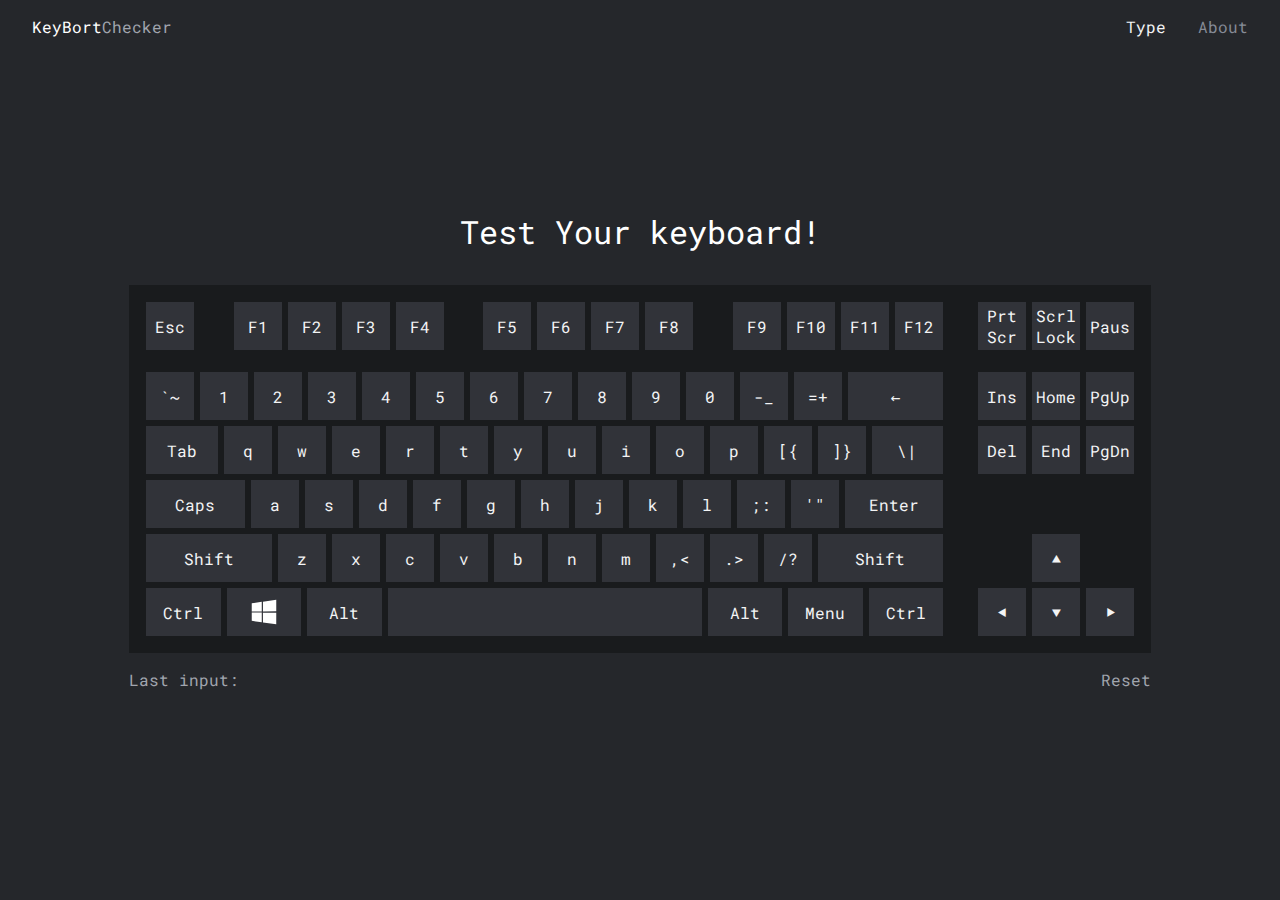
<file: index.html>
<!DOCTYPE html>
<html lang="en">
<head>
    <meta charset="UTF-8">
    <meta name="viewport" content="width=device-width, initial-scale=1.0">
    <link rel="stylesheet" href="main.css">
    <title>Keybort Checker</title>
</head>
<body>
    <header>
        <div class="logo"><a href="index.html">KeyBort<span>Checker</span></a></div>
        <nav>
            <ul>
                <li><a href="index.html">Type</a></li>
                <li><a href="about.html">About</a></li>
            </ul>
        </nav>
    </header>
    <div class="container">
        <div class="main">
            <h1 class="title">Test Your keyboard!</h1>
            <div class="keyboard">
                <div class="keyboard-main">
                    <div class="f-row">
                        <div class="kb-btn" key="27">Esc</div>
                        <div class="group">
                            <div class="kb-btn" key="112">F1</div>
                            <div class="kb-btn" key="113">F2</div>
                            <div class="kb-btn" key="114">F3</div>
                            <div class="kb-btn" key="115">F4</div>
                        </div>
                        <div class="group">
                            <div class="kb-btn" key="116">F5</div>
                            <div class="kb-btn" key="117">F6</div>
                            <div class="kb-btn" key="118">F7</div>
                            <div class="kb-btn" key="119">F8</div>
                        </div>
                        <div class="group">
                            <div class="kb-btn" key="120">F9</div>
                            <div class="kb-btn" key="121">F10</div>
                            <div class="kb-btn" key="122">F11</div>
                            <div class="kb-btn" key="123">F12</div>
                        </div>
                    </div>
                    <div class="row">
                        <div class="kb-btn" key="192">`~</div>
                        <div class="kb-btn" key="49">1</div>
                        <div class="kb-btn" key="50">2</div>
                        <div class="kb-btn" key="51">3</div>
                        <div class="kb-btn" key="52">4</div>
                        <div class="kb-btn" key="53">5</div>
                        <div class="kb-btn" key="54">6</div>
                        <div class="kb-btn" key="55">7</div>
                        <div class="kb-btn" key="56">8</div>
                        <div class="kb-btn" key="57">9</div>
                        <div class="kb-btn" key="48">0</div>
                        <div class="kb-btn" key="189">-_</div>
                        <div class="kb-btn" key="187">=+</div>
                        <div class="kb-btn kb-wide" key="8">&#8592;</div>
                    </div>
                    <div class="row">
                        <div class="kb-btn kb-wide" key="9">Tab</div>
                        <div class="kb-btn" key="81">q</div>
                        <div class="kb-btn" key="87">w</div>
                        <div class="kb-btn" key="69">e</div>
                        <div class="kb-btn" key="82">r</div>
                        <div class="kb-btn" key="84">t</div>
                        <div class="kb-btn" key="89">y</div>
                        <div class="kb-btn" key="85">u</div>
                        <div class="kb-btn" key="73">i</div>
                        <div class="kb-btn" key="79">o</div>
                        <div class="kb-btn" key="80">p</div>
                        <div class="kb-btn" key="219">[&#123;</div>
                        <div class="kb-btn" key="221">]&#125;</div>
                        <div class="kb-btn kb-wide" key="220">\|</div>
                    </div>
                    <div class="row">
                        <div class="kb-btn kb-wide" key="20">Caps</div>
                        <div class="kb-btn" key="65">a</div>
                        <div class="kb-btn" key="83">s</div>
                        <div class="kb-btn" key="68">d</div>
                        <div class="kb-btn" key="70">f</div>
                        <div class="kb-btn" key="71">g</div>
                        <div class="kb-btn" key="72">h</div>
                        <div class="kb-btn" key="74">j</div>
                        <div class="kb-btn" key="75">k</div>
                        <div class="kb-btn" key="76">l</div>
                        <div class="kb-btn" key="186">;:</div>
                        <div class="kb-btn" key="222">'"</div>
                        <div class="kb-btn kb-wide" key="13">Enter</div>
                    </div>
                    <div class="row">
                        <div class="kb-btn kb-wide" key="16">Shift</div>
                        <div class="kb-btn" key="90">z</div>
                        <div class="kb-btn" key="88">x</div>
                        <div class="kb-btn" key="67">c</div>
                        <div class="kb-btn" key="86">v</div>
                        <div class="kb-btn" key="66">b</div>
                        <div class="kb-btn" key="78">n</div>
                        <div class="kb-btn" key="77">m</div>
                        <div class="kb-btn" key="188">,&lt;</div>
                        <div class="kb-btn" key="190">.&gt;</div>
                        <div class="kb-btn" key="191">/?</div>
                        <div class="kb-btn kb-wide" key="16">Shift</div>
                    </div>
                    <div class="row">
                        <div class="kb-btn kb-wide" key="17">Ctrl</div>
                        <div class="kb-btn kb-wide" key="91"><div class="img-windows"></div></div>
                        <div class="kb-btn kb-wide" key="18">Alt</div>
                        <div class="kb-btn kb-space" key="32"></div>
                        <div class="kb-btn kb-wide" key="18">Alt</div>
                        <div class="kb-btn kb-wide" key="93">Menu</div>
                        <div class="kb-btn kb-wide" key="17">Ctrl</div>
                    </div>
                </div>
                <div class="keyboard-side">
                    <div class="f-row">
                        <div class="kb-btn" key="44">Prt<br>Scr</div>
                        <div class="kb-btn" key="145">Scrl<br>Lock</div>
                        <div class="kb-btn" key="19">Paus</div>
                    </div>
                    <div class="row">
                        <div class="kb-btn" key="45">Ins</div>
                        <div class="kb-btn" key="36">Home</div>
                        <div class="kb-btn" key="33">PgUp</div>
                    </div>
                    <div class="row">
                        <div class="kb-btn" key="46">Del</div>
                        <div class="kb-btn" key="35">End</div>
                        <div class="kb-btn" key="34">PgDn</div>
                    </div>
                    <div class="row">
                        <div class="kb-gap"></div>
                        <div class="kb-gap"></div>
                        <div class="kb-gap"></div>
                    </div>
                    <div class="row">
                        <div class="kb-gap"></div>
                        <div class="kb-btn" key="38">&#11205;</div>
                        <div class="kb-gap"></div>
                    </div>
                    <div class="row">
                        <div class="kb-btn" key="37">&#11207;</div>
                        <div class="kb-btn" key="40">&#11206;</div>
                        <div class="kb-btn" key="39">&#11208;</div>
                    </div>
                </div>
            </div>
            <div class="panel">
                <p class="lastInput">Last input: <span id="lastBtn"></span></p>
                <span class="kb-reset">Reset</span>
            </div>
        </div>
        <div class="rotateDevice">
            <img src="img/rotate_arrow.svg" alt="Rotate your device" class="rotateDeviceImg">
            <p class="rotateDeviceText">Please switch your device to landscape mode</p>
        </div>
    </div>
    
    <script src="main.js"></script>
    <script src="keybaord.js"></script>
</body>
</html>
</file>
<file: main.css>
@import url("https://fonts.googleapis.com/css2?family=Roboto+Mono&display=swap");
* {
  padding: 0;
  margin: 0;
  -webkit-box-sizing: border-box;
          box-sizing: border-box;
}

body {
  background: #25272b;
  color: #fff;
  font-family: 'Roboto Mono', monospace;
}

header {
  position: absolute;
  top: 0;
  left: 0;
  width: 100%;
  padding: 1em;
  display: -webkit-box;
  display: -ms-flexbox;
  display: flex;
  -webkit-box-pack: justify;
      -ms-flex-pack: justify;
          justify-content: space-between;
  -webkit-box-align: center;
      -ms-flex-align: center;
          align-items: center;
  -webkit-user-select: none;
     -moz-user-select: none;
      -ms-user-select: none;
          user-select: none;
  margin-bottom: 2em;
}

header .logo a {
  color: #fff;
  text-decoration: none;
  padding: 1em;
}

header .logo a span {
  color: #a1a5ae;
}

header nav ul {
  display: -webkit-box;
  display: -ms-flexbox;
  display: flex;
  list-style-type: none;
}

header nav ul li a {
  padding: 1em;
  color: #868b96;
  text-decoration: none;
  -webkit-transition: color .1s;
  transition: color .1s;
}

header nav ul li a:hover {
  color: #f3f4f5;
}

header nav ul li .nav-active {
  color: #f3f4f5;
}

.container {
  display: -webkit-box;
  display: -ms-flexbox;
  display: flex;
  -webkit-box-pack: center;
      -ms-flex-pack: center;
          justify-content: center;
  -webkit-box-align: center;
      -ms-flex-align: center;
          align-items: center;
  -webkit-box-orient: vertical;
  -webkit-box-direction: normal;
      -ms-flex-direction: column;
          flex-direction: column;
  height: 100vh;
  font-size: 1em;
}

.title {
  text-align: center;
  font-weight: 400;
  -webkit-user-select: none;
     -moz-user-select: none;
      -ms-user-select: none;
          user-select: none;
}

.main {
  display: -webkit-box;
  display: -ms-flexbox;
  display: flex;
  -webkit-box-pack: center;
      -ms-flex-pack: center;
          justify-content: center;
  position: relative;
  -webkit-box-orient: vertical;
  -webkit-box-direction: normal;
      -ms-flex-direction: column;
          flex-direction: column;
}

.kb-btn {
  display: -webkit-box;
  display: -ms-flexbox;
  display: flex;
  -webkit-box-pack: center;
      -ms-flex-pack: center;
          justify-content: center;
  -webkit-box-align: center;
      -ms-flex-align: center;
          align-items: center;
  background: #313339;
  color: #f3f4f5;
  -webkit-transition: background-color .2s;
  transition: background-color .2s;
  -webkit-transition: color .2s;
  transition: color .2s;
  -ms-flex-preferred-size: 3em;
      flex-basis: 3em;
  height: 3em;
  margin: 0.1875em;
  -webkit-user-select: none;
     -moz-user-select: none;
      -ms-user-select: none;
          user-select: none;
}

.active-btn {
  background: #f3f4f5;
  color: #0d0e10;
}

.kb-gap {
  width: 3em;
  height: 3em;
  margin: 3px;
}

.keyboard {
  display: -webkit-box;
  display: -ms-flexbox;
  display: flex;
  -webkit-box-pack: center;
      -ms-flex-pack: center;
          justify-content: center;
  background: #191b1d;
  margin: 2em 0 1em;
  -webkit-transition: .2;
  transition: .2;
}

.keyboard-main {
  padding: .9em;
  display: -webkit-box;
  display: -ms-flexbox;
  display: flex;
  -webkit-box-orient: vertical;
  -webkit-box-direction: normal;
      -ms-flex-direction: column;
          flex-direction: column;
  width: 52em;
}

.keyboard-main .row {
  display: -webkit-box;
  display: -ms-flexbox;
  display: flex;
  -webkit-box-pack: center;
      -ms-flex-pack: center;
          justify-content: center;
}

.keyboard-main .row .kb-wide {
  -webkit-box-flex: 1;
      -ms-flex-positive: 1;
          flex-grow: 1;
}

.keyboard-main .row .kb-space {
  -webkit-box-flex: 10;
      -ms-flex-positive: 10;
          flex-grow: 10;
}

.keyboard-main .f-row {
  display: -webkit-box;
  display: -ms-flexbox;
  display: flex;
  -webkit-box-pack: justify;
      -ms-flex-pack: justify;
          justify-content: space-between;
  margin-bottom: 1em;
}

.keyboard-main .f-row .group {
  display: -webkit-box;
  display: -ms-flexbox;
  display: flex;
  width: 14em;
  -webkit-box-pack: end;
      -ms-flex-pack: end;
          justify-content: flex-end;
}

.keyboard-side {
  padding: .9em;
  display: -webkit-box;
  display: -ms-flexbox;
  display: flex;
  -webkit-box-orient: vertical;
  -webkit-box-direction: normal;
      -ms-flex-direction: column;
          flex-direction: column;
}

.keyboard-side .row {
  display: -webkit-box;
  display: -ms-flexbox;
  display: flex;
  -webkit-box-pack: end;
      -ms-flex-pack: end;
          justify-content: flex-end;
}

.keyboard-side .f-row {
  display: -webkit-box;
  display: -ms-flexbox;
  display: flex;
  margin-bottom: 1em;
  -webkit-box-pack: end;
      -ms-flex-pack: end;
          justify-content: flex-end;
}

.pressed {
  -webkit-transition: background-color .2s;
  transition: background-color .2s;
  background: #daaa0e;
}

.checked {
  -webkit-transition: .2s;
  transition: .2s;
  background: #fff;
  color: #25272b;
}

.checked .img-windows {
  -webkit-filter: none;
          filter: none;
}

.panel {
  display: -webkit-box;
  display: -ms-flexbox;
  display: flex;
  -webkit-box-pack: justify;
      -ms-flex-pack: justify;
          justify-content: space-between;
}

.lastInput {
  color: #a1a5ae;
}

#lastBtn {
  color: #f1c22a;
}

.kb-reset {
  color: #a1a5ae;
  cursor: pointer;
  -webkit-transition: .2s;
  transition: .2s;
}

.kb-reset:hover {
  color: #c43950;
}

.img-windows {
  background: url("img/Windows_logo.svg");
  background-size: contain;
  background-repeat: no-repeat;
  background-position: center center;
  background-size: 35%;
  width: 100%;
  height: 100%;
  -webkit-filter: invert(89%) sepia(100%) saturate(0%) hue-rotate(333deg) brightness(105%) contrast(101%);
          filter: invert(89%) sepia(100%) saturate(0%) hue-rotate(333deg) brightness(105%) contrast(101%);
}

.rotateDevice {
  display: none;
}

@media all and (max-width: 1200px) {
  .container {
    font-size: .9em;
  }
}

@media all and (max-width: 992px) {
  .container {
    font-size: .73em;
  }
}

@media all and (max-width: 768px) {
  .container {
    font-size: .60em;
  }
}

@media all and (max-width: 620px) {
  .container {
    font-size: .45em;
  }
}

@media all and (max-width: 480px) {
  .container {
    font-size: .35em;
  }
  nav {
    display: none;
  }
}

@media all and (max-width: 370px) {
  .main {
    display: none;
  }
  .rotateDevice {
    display: -webkit-box;
    display: -ms-flexbox;
    display: flex;
    -webkit-box-pack: center;
        -ms-flex-pack: center;
            justify-content: center;
    -webkit-box-align: center;
        -ms-flex-align: center;
            align-items: center;
    -webkit-box-orient: vertical;
    -webkit-box-direction: normal;
        -ms-flex-direction: column;
            flex-direction: column;
    margin: 0 1rem;
  }
  .rotateDevice .rotateDeviceText {
    font-size: 1rem;
    color: #868b96;
    text-align: center;
  }
  .rotateDevice .rotateDeviceImg {
    max-width: 24em;
    margin-bottom: 3em;
    -webkit-animation-name: rotateDeviceImgAnimation;
            animation-name: rotateDeviceImgAnimation;
    -webkit-animation-duration: 3s;
            animation-duration: 3s;
    -webkit-animation-iteration-count: infinite;
            animation-iteration-count: infinite;
    -webkit-animation-delay: 1s;
            animation-delay: 1s;
    -webkit-filter: invert(59%) sepia(2%) saturate(1631%) hue-rotate(183deg) brightness(93%) contrast(91%);
            filter: invert(59%) sepia(2%) saturate(1631%) hue-rotate(183deg) brightness(93%) contrast(91%);
  }
}

@-webkit-keyframes rotateDeviceImgAnimation {
  0% {
    -webkit-transform: rotate(0);
            transform: rotate(0);
  }
  25% {
    -webkit-transform: rotate(45deg);
            transform: rotate(45deg);
  }
  50% {
    -webkit-transform: rotate(0);
            transform: rotate(0);
  }
  75% {
    -webkit-transform: rotate(0);
            transform: rotate(0);
  }
  100% {
    -webkit-transform: rotate(0);
            transform: rotate(0);
  }
}

@keyframes rotateDeviceImgAnimation {
  0% {
    -webkit-transform: rotate(0);
            transform: rotate(0);
  }
  25% {
    -webkit-transform: rotate(45deg);
            transform: rotate(45deg);
  }
  50% {
    -webkit-transform: rotate(0);
            transform: rotate(0);
  }
  75% {
    -webkit-transform: rotate(0);
            transform: rotate(0);
  }
  100% {
    -webkit-transform: rotate(0);
            transform: rotate(0);
  }
}
/*# sourceMappingURL=main.css.map */
</file>
